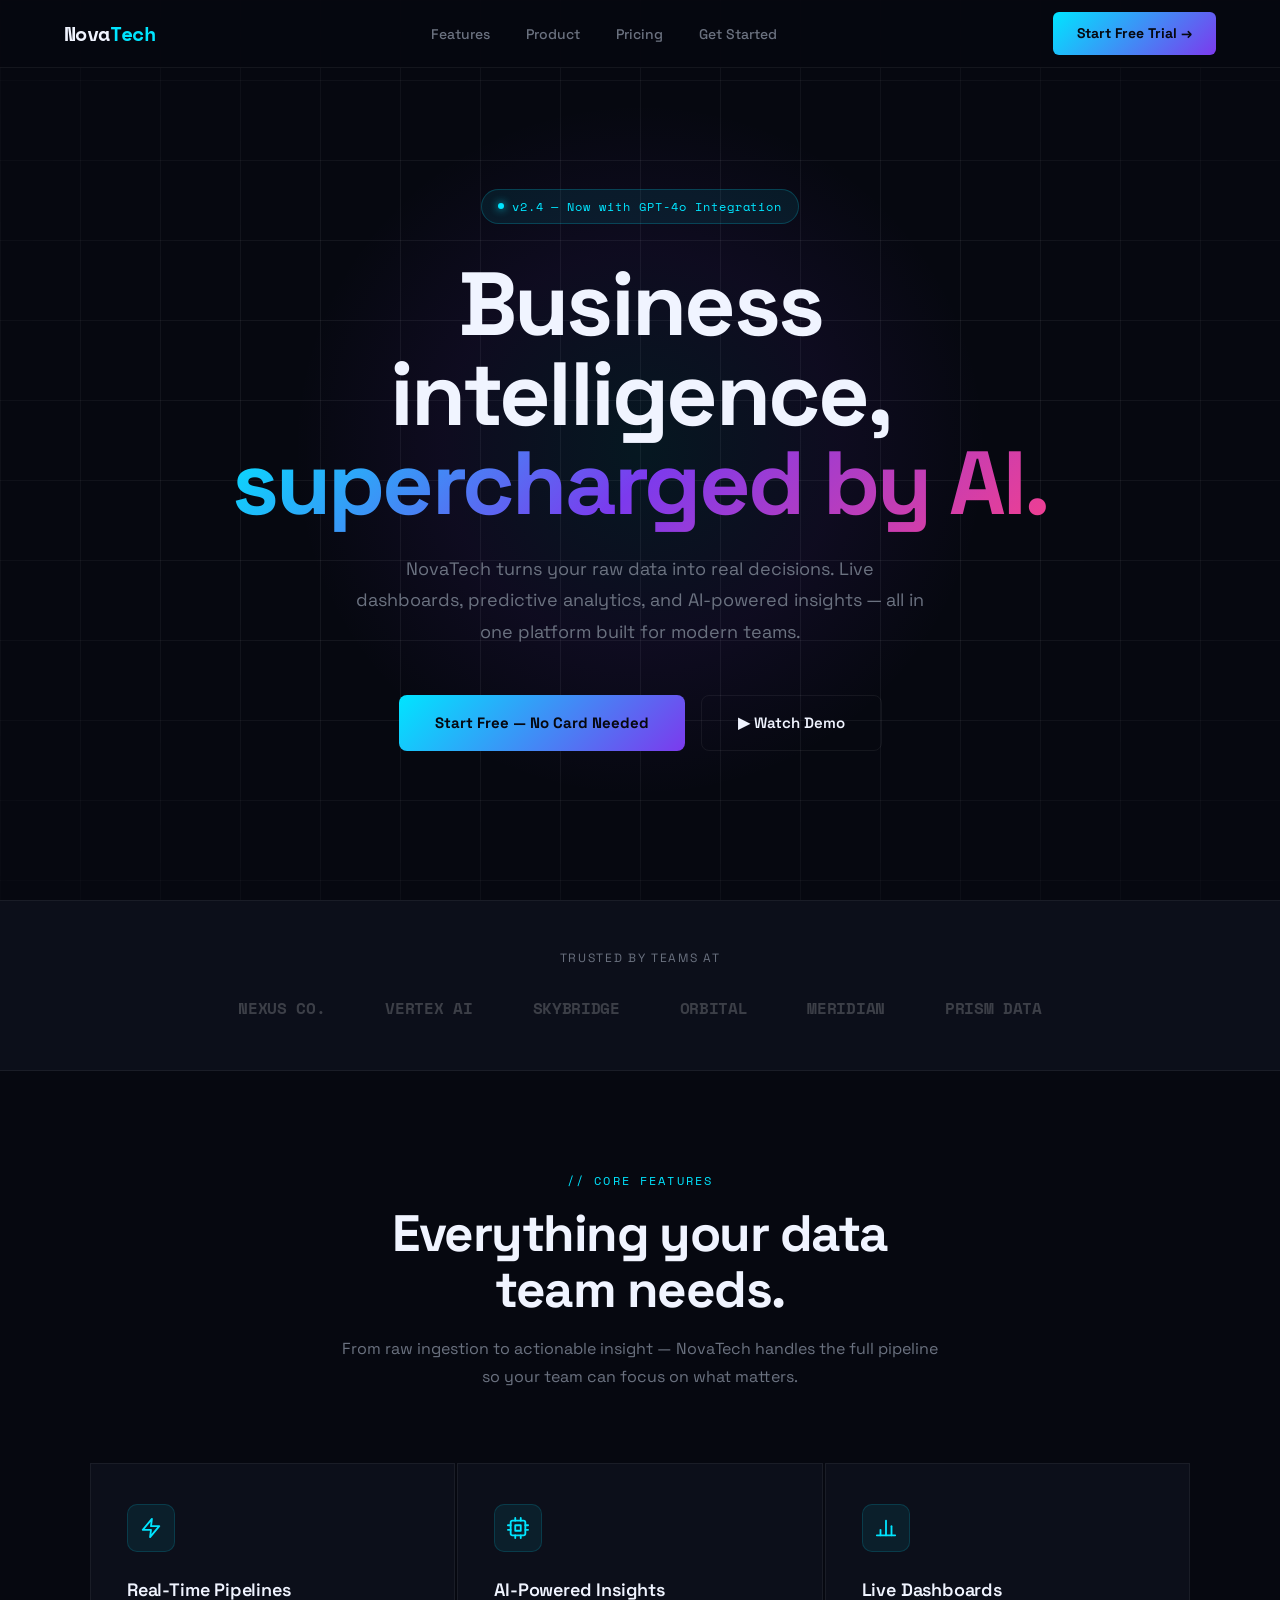
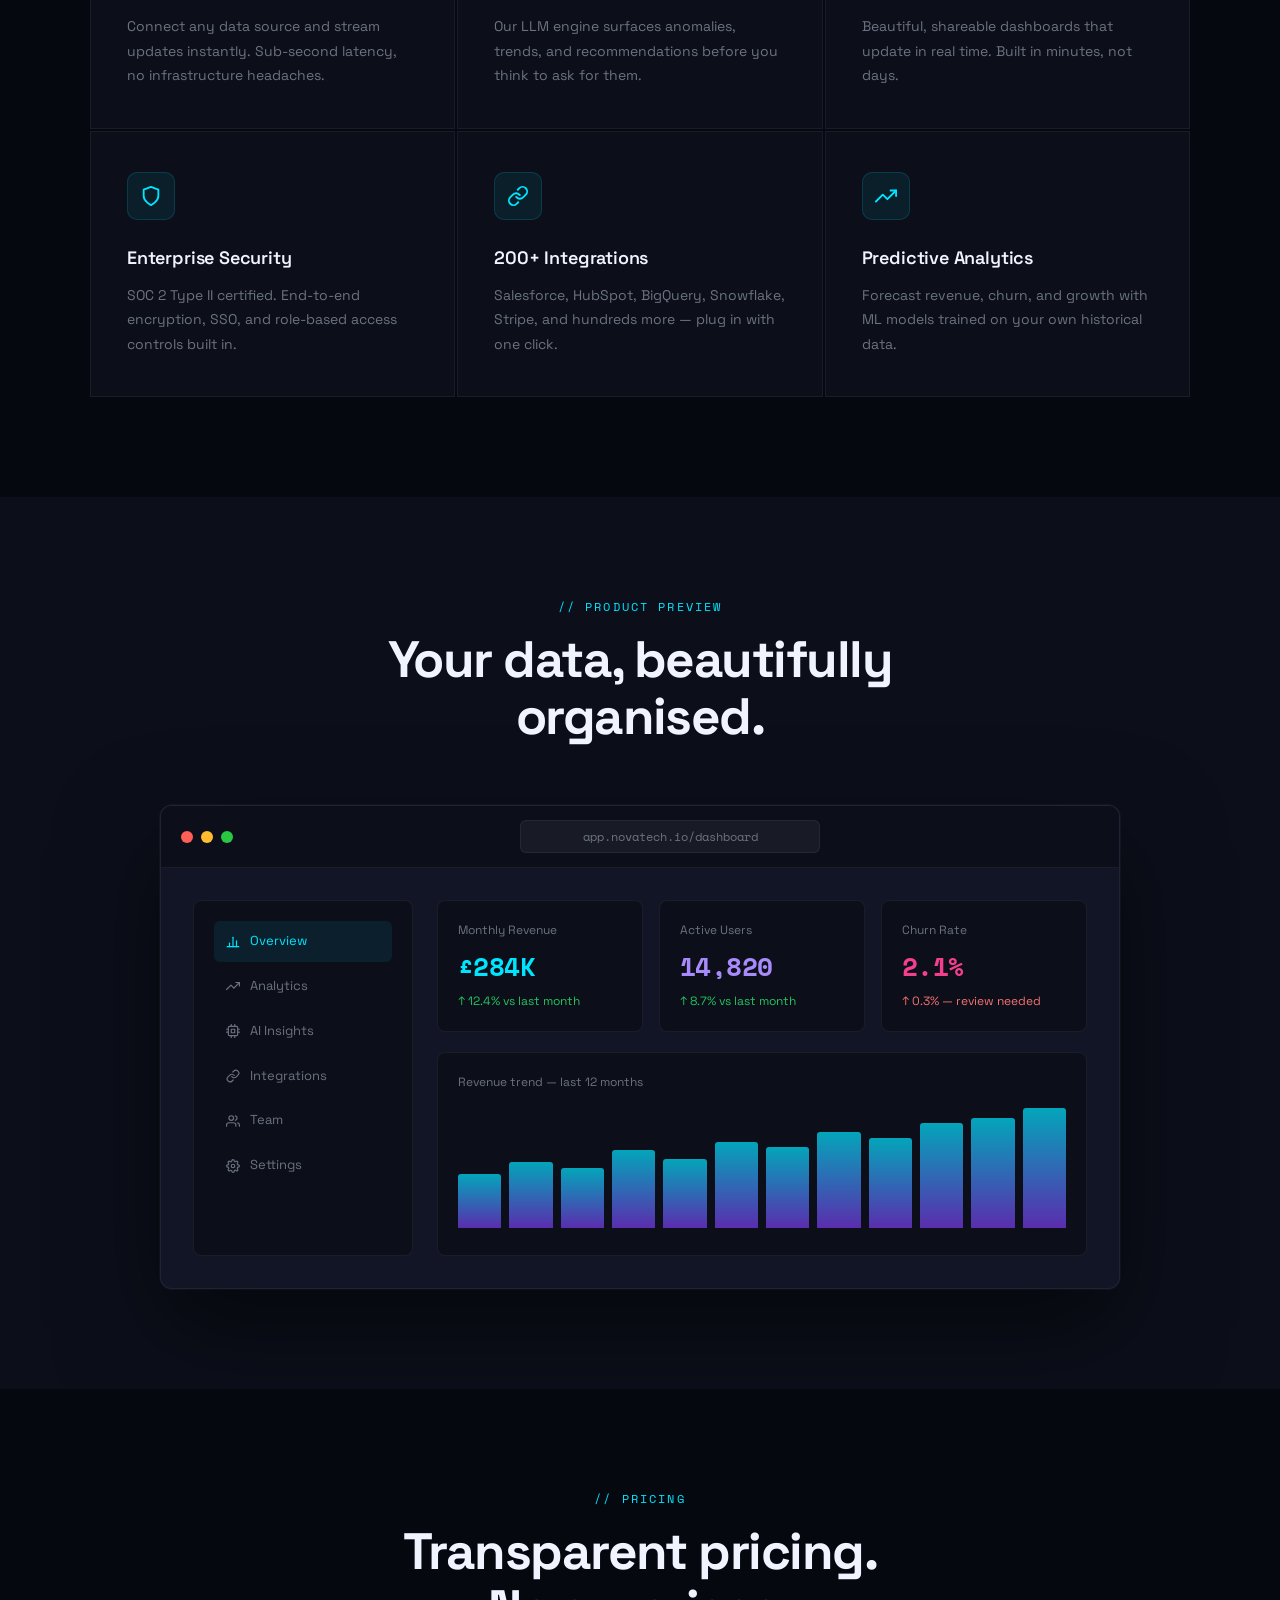
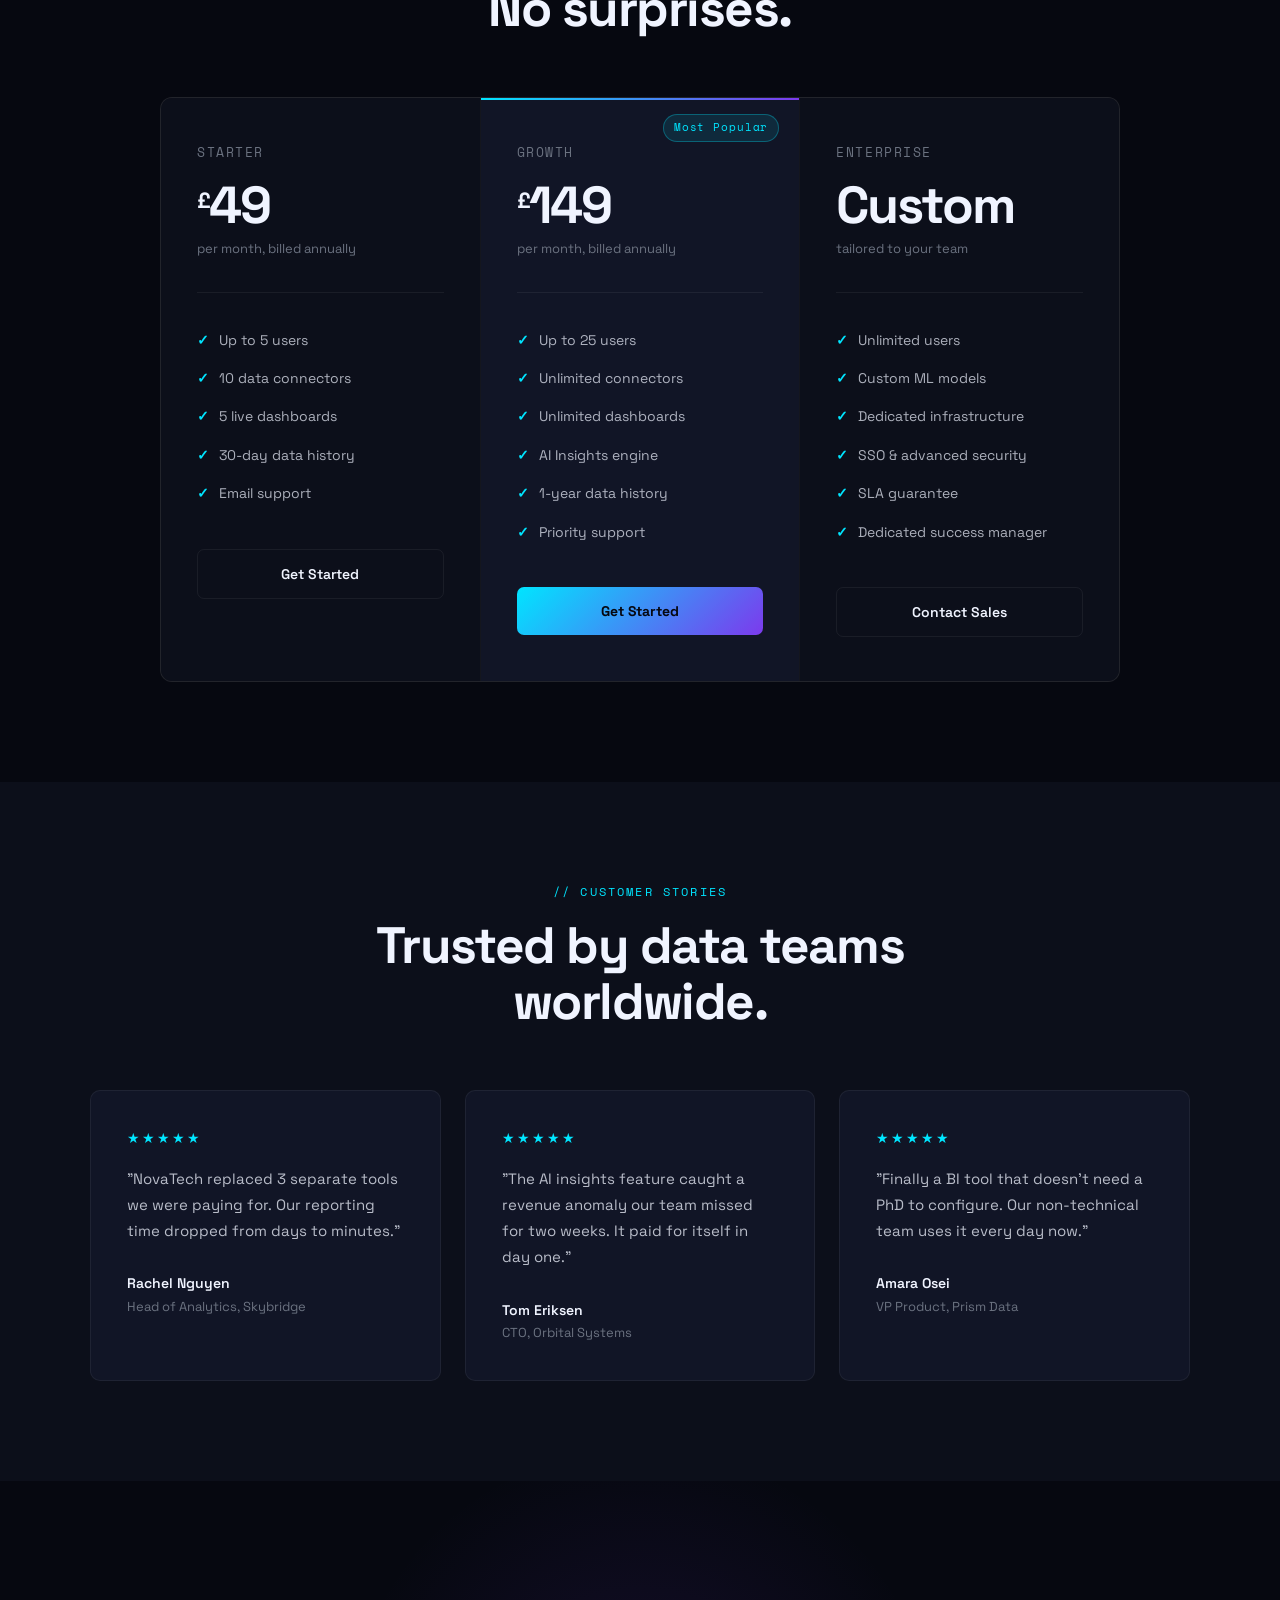
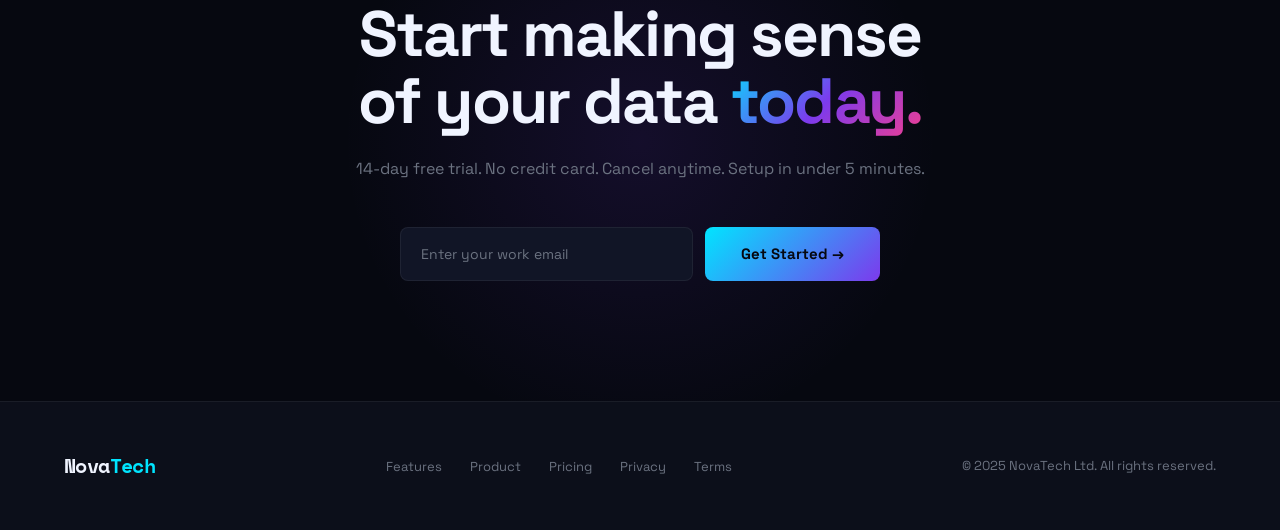
<file: demos/demo3.html>
<!DOCTYPE html>
<html lang="en">
<head>
  <meta charset="UTF-8" />
  <meta name="viewport" content="width=device-width, initial-scale=1.0" />
  <title>NovaTech — AI-Powered Business Intelligence</title>
  <link href="https://fonts.googleapis.com/css2?family=Space+Grotesk:wght@300;400;500;600;700&family=Space+Mono:wght@400;700&display=swap" rel="stylesheet" />
  <style>
    *, *::before, *::after { box-sizing: border-box; margin: 0; padding: 0; }

    :root {
      --bg: #060810;
      --bg2: #0c0f1a;
      --bg3: #111526;
      --cyan: #00e5ff;
      --purple: #7c3aed;
      --pink: #f43f8e;
      --white: #f0f4ff;
      --muted: #6b7280;
      --border: rgba(255,255,255,0.06);
    }

    html { scroll-behavior: smooth; }

    body {
      font-family: 'Space Grotesk', sans-serif;
      background: var(--bg);
      color: var(--white);
      font-size: 16px;
      line-height: 1.6;
      overflow-x: hidden;
    }

    /* NAV */
    nav {
      position: fixed;
      top: 0; left: 0; right: 0;
      z-index: 100;
      display: flex;
      align-items: center;
      justify-content: space-between;
      padding: 0 64px;
      height: 68px;
      background: rgba(6,8,16,0.85);
      backdrop-filter: blur(20px);
      border-bottom: 1px solid var(--border);
    }

    .logo {
      font-family: 'Space Mono', monospace;
      font-size: 20px;
      font-weight: 700;
      color: var(--white);
      text-decoration: none;
      letter-spacing: -0.03em;
    }

    .logo span { color: var(--cyan); }

    .nav-links {
      display: flex;
      gap: 36px;
      list-style: none;
    }

    .nav-links a {
      text-decoration: none;
      color: var(--muted);
      font-size: 14px;
      font-weight: 500;
      transition: color 0.2s;
    }

    .nav-links a:hover { color: var(--white); }

    .nav-cta {
      display: inline-flex;
      align-items: center;
      gap: 8px;
      text-decoration: none;
      background: linear-gradient(135deg, var(--cyan), var(--purple));
      color: var(--bg);
      font-size: 14px;
      font-weight: 700;
      padding: 10px 24px;
      border-radius: 6px;
      transition: opacity 0.2s, transform 0.15s;
    }

    .nav-cta:hover { opacity: 0.9; transform: translateY(-1px); }

    /* HERO */
    .hero {
      min-height: 100vh;
      display: flex;
      flex-direction: column;
      align-items: center;
      justify-content: center;
      text-align: center;
      padding: 120px 60px 80px;
      position: relative;
      overflow: hidden;
    }

    .hero::before {
      content: '';
      position: absolute;
      inset: 0;
      background-image:
        linear-gradient(var(--border) 1px, transparent 1px),
        linear-gradient(90deg, var(--border) 1px, transparent 1px);
      background-size: 80px 80px;
      mask-image: radial-gradient(ellipse 80% 80% at 50% 50%, black 40%, transparent 100%);
    }

    .hero-glow {
      position: absolute;
      width: 700px;
      height: 700px;
      border-radius: 50%;
      top: 50%;
      left: 50%;
      transform: translate(-50%, -50%);
      background: radial-gradient(circle, rgba(0,229,255,0.07) 0%, rgba(124,58,237,0.07) 40%, transparent 70%);
      pointer-events: none;
    }

    .hero-content { position: relative; max-width: 860px; }

    .hero-chip {
      display: inline-flex;
      align-items: center;
      gap: 8px;
      background: rgba(0,229,255,0.08);
      border: 1px solid rgba(0,229,255,0.2);
      color: var(--cyan);
      font-family: 'Space Mono', monospace;
      font-size: 12px;
      padding: 7px 16px;
      border-radius: 100px;
      margin-bottom: 36px;
      letter-spacing: 0.08em;
    }

    .hero-chip::before {
      content: '';
      width: 6px;
      height: 6px;
      border-radius: 50%;
      background: var(--cyan);
      box-shadow: 0 0 8px var(--cyan);
      animation: pulse 2s infinite;
    }

    @keyframes pulse {
      0%, 100% { opacity: 1; box-shadow: 0 0 8px var(--cyan); }
      50% { opacity: 0.5; box-shadow: 0 0 2px var(--cyan); }
    }

    h1 {
      font-size: clamp(48px, 7vw, 96px);
      font-weight: 700;
      line-height: 1.0;
      letter-spacing: -0.03em;
      margin-bottom: 24px;
    }

    .gradient-text {
      background: linear-gradient(135deg, var(--cyan) 0%, var(--purple) 50%, var(--pink) 100%);
      -webkit-background-clip: text;
      -webkit-text-fill-color: transparent;
      background-clip: text;
    }

    .hero-sub {
      font-size: 18px;
      color: var(--muted);
      max-width: 580px;
      margin: 0 auto 48px;
      line-height: 1.75;
    }

    .hero-cta-row {
      display: flex;
      gap: 16px;
      justify-content: center;
      flex-wrap: wrap;
    }

    .btn-primary {
      display: inline-flex;
      align-items: center;
      gap: 8px;
      text-decoration: none;
      background: linear-gradient(135deg, var(--cyan), var(--purple));
      color: var(--bg);
      font-size: 15px;
      font-weight: 700;
      padding: 15px 36px;
      border-radius: 8px;
      transition: opacity 0.2s, transform 0.15s;
    }

    .btn-primary:hover { opacity: 0.88; transform: translateY(-2px); }

    .btn-secondary {
      display: inline-flex;
      align-items: center;
      gap: 8px;
      text-decoration: none;
      background: transparent;
      border: 1px solid var(--border);
      color: var(--white);
      font-size: 15px;
      font-weight: 600;
      padding: 15px 36px;
      border-radius: 8px;
      transition: border-color 0.2s, background 0.2s;
    }

    .btn-secondary:hover { border-color: var(--cyan); background: rgba(0,229,255,0.04); }

    /* LOGOS */
    .logos {
      padding: 48px 60px;
      border-top: 1px solid var(--border);
      border-bottom: 1px solid var(--border);
      background: var(--bg2);
    }

    .logos-label {
      text-align: center;
      font-size: 12px;
      letter-spacing: 0.14em;
      text-transform: uppercase;
      color: var(--muted);
      margin-bottom: 28px;
    }

    .logos-grid {
      display: flex;
      justify-content: center;
      align-items: center;
      gap: 60px;
      flex-wrap: wrap;
    }

    .logo-pill {
      font-family: 'Space Mono', monospace;
      font-size: 16px;
      font-weight: 700;
      color: rgba(255,255,255,0.2);
      letter-spacing: -0.02em;
      transition: color 0.2s;
    }

    .logo-pill:hover { color: rgba(255,255,255,0.5); }

    /* FEATURES */
    .features {
      padding: 100px 60px;
      background: var(--bg);
    }

    .features-header {
      text-align: center;
      max-width: 600px;
      margin: 0 auto 72px;
    }

    .section-label {
      font-family: 'Space Mono', monospace;
      font-size: 12px;
      letter-spacing: 0.18em;
      text-transform: uppercase;
      color: var(--cyan);
      margin-bottom: 16px;
    }

    .section-title {
      font-size: clamp(32px, 4vw, 52px);
      font-weight: 700;
      letter-spacing: -0.03em;
      line-height: 1.1;
    }

    .section-sub {
      font-size: 16px;
      color: var(--muted);
      margin-top: 16px;
      line-height: 1.75;
    }

    .features-grid {
      display: grid;
      grid-template-columns: repeat(3, 1fr);
      gap: 2px;
      max-width: 1100px;
      margin: 0 auto;
    }

    .feature-card {
      background: var(--bg2);
      padding: 40px 36px;
      border: 1px solid var(--border);
      transition: background 0.3s, border-color 0.3s;
      position: relative;
      overflow: hidden;
    }

    .feature-card::before {
      content: '';
      position: absolute;
      top: 0; left: 0; right: 0;
      height: 2px;
      background: linear-gradient(90deg, var(--cyan), var(--purple));
      opacity: 0;
      transition: opacity 0.3s;
    }

    .feature-card:hover { background: var(--bg3); border-color: rgba(0,229,255,0.15); }
    .feature-card:hover::before { opacity: 1; }

    .feature-icon {
      width: 48px;
      height: 48px;
      border-radius: 10px;
      background: rgba(0,229,255,0.08);
      border: 1px solid rgba(0,229,255,0.15);
      display: flex;
      align-items: center;
      justify-content: center;
      color: var(--cyan);
      margin-bottom: 24px;
    }

    .feature-name {
      font-size: 18px;
      font-weight: 600;
      margin-bottom: 10px;
      letter-spacing: -0.01em;
    }

    .feature-desc {
      font-size: 14px;
      color: var(--muted);
      line-height: 1.75;
    }

    /* DASHBOARD PREVIEW */
    .preview-section {
      padding: 100px 60px;
      background: var(--bg2);
    }

    .preview-header {
      text-align: center;
      max-width: 600px;
      margin: 0 auto 60px;
    }

    .dashboard-mockup {
      max-width: 960px;
      margin: 0 auto;
      background: var(--bg3);
      border: 1px solid var(--border);
      border-radius: 12px;
      overflow: hidden;
      box-shadow: 0 40px 100px rgba(0,0,0,0.5), 0 0 0 1px rgba(255,255,255,0.04);
    }

    .mockup-bar {
      background: var(--bg2);
      border-bottom: 1px solid var(--border);
      padding: 14px 20px;
      display: flex;
      align-items: center;
      gap: 8px;
    }

    .mockup-dot {
      width: 12px; height: 12px;
      border-radius: 50%;
    }

    .mockup-dot:nth-child(1) { background: #ff5f57; }
    .mockup-dot:nth-child(2) { background: #febc2e; }
    .mockup-dot:nth-child(3) { background: #28c840; }

    .mockup-url {
      background: rgba(255,255,255,0.05);
      border: 1px solid var(--border);
      border-radius: 6px;
      padding: 6px 16px;
      margin: 0 auto;
      font-family: 'Space Mono', monospace;
      font-size: 12px;
      color: var(--muted);
      width: 300px;
      text-align: center;
    }

    .mockup-body {
      padding: 32px;
      display: grid;
      grid-template-columns: 220px 1fr;
      gap: 24px;
      min-height: 420px;
    }

    .mockup-sidebar {
      background: var(--bg2);
      border-radius: 8px;
      border: 1px solid var(--border);
      padding: 20px;
    }

    .sidebar-item {
      display: flex;
      align-items: center;
      gap: 10px;
      padding: 10px 12px;
      border-radius: 6px;
      font-size: 13px;
      color: var(--muted);
      margin-bottom: 4px;
      transition: background 0.2s, color 0.2s;
      cursor: pointer;
    }

    .sidebar-item.active { background: rgba(0,229,255,0.08); color: var(--cyan); }
    .sidebar-item:hover:not(.active) { background: rgba(255,255,255,0.04); color: var(--white); }

    .mockup-main { display: flex; flex-direction: column; gap: 20px; }

    .metric-row { display: grid; grid-template-columns: repeat(3, 1fr); gap: 16px; }

    .metric-card {
      background: var(--bg2);
      border: 1px solid var(--border);
      border-radius: 8px;
      padding: 20px;
    }

    .metric-label { font-size: 12px; color: var(--muted); margin-bottom: 6px; }

    .metric-value {
      font-family: 'Space Mono', monospace;
      font-size: 26px;
      font-weight: 700;
      letter-spacing: -0.02em;
    }

    .metric-value.cyan { color: var(--cyan); }
    .metric-value.purple { color: #a78bfa; }
    .metric-value.pink { color: var(--pink); }

    .metric-change { font-size: 12px; color: #22c55e; margin-top: 4px; }

    .chart-area {
      background: var(--bg2);
      border: 1px solid var(--border);
      border-radius: 8px;
      padding: 20px;
      flex: 1;
    }

    .chart-label { font-size: 12px; color: var(--muted); margin-bottom: 16px; }

    .chart-bars {
      display: flex;
      align-items: flex-end;
      gap: 8px;
      height: 120px;
    }

    .chart-bar {
      flex: 1;
      border-radius: 3px 3px 0 0;
      background: linear-gradient(to top, var(--purple), var(--cyan));
      opacity: 0.7;
      transition: opacity 0.2s;
    }

    .chart-bar:hover { opacity: 1; }

    /* PRICING */
    .pricing {
      padding: 100px 60px;
      background: var(--bg);
    }

    .pricing-header {
      text-align: center;
      max-width: 580px;
      margin: 0 auto 60px;
    }

    .pricing-grid {
      display: grid;
      grid-template-columns: repeat(3, 1fr);
      gap: 1px;
      max-width: 960px;
      margin: 0 auto;
      background: var(--border);
      border: 1px solid var(--border);
      border-radius: 12px;
      overflow: hidden;
    }

    .pricing-card {
      background: var(--bg2);
      padding: 44px 36px;
      position: relative;
    }

    .pricing-card.featured { background: var(--bg3); }

    .pricing-card.featured::before {
      content: '';
      position: absolute;
      top: 0; left: 0; right: 0;
      height: 2px;
      background: linear-gradient(90deg, var(--cyan), var(--purple));
    }

    .featured-label {
      position: absolute;
      top: 16px;
      right: 20px;
      background: rgba(0,229,255,0.1);
      border: 1px solid rgba(0,229,255,0.3);
      color: var(--cyan);
      font-family: 'Space Mono', monospace;
      font-size: 11px;
      padding: 4px 10px;
      border-radius: 100px;
      letter-spacing: 0.08em;
    }

    .plan-name {
      font-family: 'Space Mono', monospace;
      font-size: 13px;
      color: var(--muted);
      letter-spacing: 0.12em;
      text-transform: uppercase;
      margin-bottom: 16px;
    }

    .plan-price {
      font-size: 52px;
      font-weight: 700;
      letter-spacing: -0.04em;
      line-height: 1;
      margin-bottom: 8px;
    }

    .plan-price sup { font-size: 22px; vertical-align: top; margin-top: 10px; display: inline-block; }

    .plan-period { font-size: 13px; color: var(--muted); margin-bottom: 32px; }

    .plan-divider {
      height: 1px;
      background: var(--border);
      margin-bottom: 28px;
    }

    .plan-features { list-style: none; margin-bottom: 36px; }

    .plan-features li {
      font-size: 14px;
      color: rgba(240,244,255,0.7);
      padding: 8px 0;
      display: flex;
      align-items: center;
      gap: 10px;
    }

    .plan-features li::before {
      content: '✓';
      color: var(--cyan);
      font-weight: 700;
      flex-shrink: 0;
    }

    .btn-plan-primary {
      display: block;
      text-decoration: none;
      background: linear-gradient(135deg, var(--cyan), var(--purple));
      color: var(--bg);
      font-size: 14px;
      font-weight: 700;
      text-align: center;
      padding: 13px;
      border-radius: 7px;
      transition: opacity 0.2s;
    }

    .btn-plan-primary:hover { opacity: 0.88; }

    .btn-plan-ghost {
      display: block;
      text-decoration: none;
      border: 1px solid var(--border);
      color: var(--white);
      font-size: 14px;
      font-weight: 600;
      text-align: center;
      padding: 13px;
      border-radius: 7px;
      transition: border-color 0.2s, background 0.2s;
    }

    .btn-plan-ghost:hover { border-color: var(--cyan); background: rgba(0,229,255,0.04); }

    /* TESTIMONIALS */
    .testimonials {
      padding: 100px 60px;
      background: var(--bg2);
    }

    .testimonials-header { text-align: center; margin-bottom: 60px; }

    .testimonials-grid {
      display: grid;
      grid-template-columns: repeat(3, 1fr);
      gap: 24px;
      max-width: 1100px;
      margin: 0 auto;
    }

    .tcard {
      background: var(--bg3);
      border: 1px solid var(--border);
      border-radius: 10px;
      padding: 36px;
      transition: border-color 0.3s;
    }

    .tcard:hover { border-color: rgba(0,229,255,0.2); }

    .tcard-stars { color: var(--cyan); font-size: 14px; margin-bottom: 16px; letter-spacing: 2px; }

    .tcard-quote {
      font-size: 15px;
      color: rgba(240,244,255,0.75);
      line-height: 1.75;
      margin-bottom: 28px;
    }

    .tcard-author-name { font-size: 14px; font-weight: 600; }
    .tcard-author-role { font-size: 13px; color: var(--muted); margin-top: 2px; }

    /* CTA */
    .cta-section {
      padding: 120px 60px;
      background: var(--bg);
      text-align: center;
      position: relative;
      overflow: hidden;
    }

    .cta-section::before {
      content: '';
      position: absolute;
      width: 600px;
      height: 600px;
      border-radius: 50%;
      top: 50%;
      left: 50%;
      transform: translate(-50%, -50%);
      background: radial-gradient(circle, rgba(124,58,237,0.12) 0%, transparent 70%);
      pointer-events: none;
    }

    .cta-content { position: relative; max-width: 680px; margin: 0 auto; }

    .cta-title {
      font-size: clamp(36px, 5vw, 64px);
      font-weight: 700;
      letter-spacing: -0.03em;
      line-height: 1.05;
      margin-bottom: 20px;
    }

    .cta-sub { font-size: 16px; color: var(--muted); margin-bottom: 44px; line-height: 1.75; }

    .cta-form {
      display: flex;
      gap: 12px;
      max-width: 480px;
      margin: 0 auto;
    }

    .cta-form input {
      flex: 1;
      background: var(--bg3);
      border: 1px solid var(--border);
      color: var(--white);
      font-family: 'Space Grotesk', sans-serif;
      font-size: 14px;
      padding: 14px 20px;
      border-radius: 8px;
      outline: none;
      transition: border-color 0.2s;
    }

    .cta-form input:focus { border-color: var(--cyan); }
    .cta-form input::placeholder { color: var(--muted); }

    /* FOOTER */
    footer {
      background: var(--bg2);
      border-top: 1px solid var(--border);
      padding: 48px 64px;
      display: flex;
      align-items: center;
      justify-content: space-between;
      flex-wrap: wrap;
      gap: 20px;
    }

    .footer-nav {
      display: flex;
      gap: 28px;
      list-style: none;
    }

    .footer-nav a {
      text-decoration: none;
      color: var(--muted);
      font-size: 13px;
      transition: color 0.2s;
    }

    .footer-nav a:hover { color: var(--cyan); }

    .footer-copy { font-size: 13px; color: var(--muted); }

    /* ── mobile responsive ── */
    img { max-width: 100%; }

    @media (max-width: 900px) {
      body { overflow-x: hidden; }
      nav { padding: 0 32px; }
      .hero { padding: 100px 32px 72px; }
      .logos { padding: 40px 32px; }
      .logos-grid { gap: 28px; }
      .features { padding: 72px 32px; }
      .features-grid { grid-template-columns: 1fr; }
      .preview-section { padding: 72px 32px; }
      .mockup-body { grid-template-columns: 1fr; min-height: auto; }
      .mockup-sidebar { display: none; }
      .metric-row { grid-template-columns: 1fr; }
      .pricing { padding: 72px 32px; }
      .pricing-grid { grid-template-columns: 1fr; border-radius: 8px; }
      .testimonials { padding: 72px 32px; }
      .testimonials-grid { grid-template-columns: 1fr; }
      .cta-section { padding: 80px 32px; }
      footer { padding: 40px 32px; }
    }

    @media (max-width: 600px) {
      body { font-size: 14px; }
      nav { padding: 0 20px; }
      .nav-links { display: none; }
      .hero { padding: 80px 20px 56px; }
      .features { padding: 56px 20px; }
      .preview-section { padding: 56px 20px; }
      .pricing { padding: 56px 20px; }
      .testimonials { padding: 56px 20px; }
      .cta-section { padding: 56px 20px; }
      .cta-form { flex-direction: column; align-items: stretch; }
      footer { padding: 32px 20px; flex-direction: column; align-items: flex-start; }
      .footer-nav { flex-wrap: wrap; gap: 16px; }
    }
  </style>
</head>
<body>

  <!-- NAV -->
  <nav>
    <a href="#" class="logo">Nova<span>Tech</span></a>
    <ul class="nav-links">
      <li><a href="#features">Features</a></li>
      <li><a href="#preview">Product</a></li>
      <li><a href="#pricing">Pricing</a></li>
      <li><a href="#cta">Get Started</a></li>
    </ul>
    <a href="#cta" class="nav-cta">Start Free Trial →</a>
  </nav>

  <!-- HERO -->
  <section class="hero">
    <div class="hero-glow"></div>
    <div class="hero-content">
      <div class="hero-chip">v2.4 — Now with GPT-4o Integration</div>
      <h1>
        Business intelligence,<br>
        <span class="gradient-text">supercharged by AI.</span>
      </h1>
      <p class="hero-sub">
        NovaTech turns your raw data into real decisions. Live dashboards, predictive analytics, and AI-powered insights — all in one platform built for modern teams.
      </p>
      <div class="hero-cta-row">
        <a href="#cta" class="btn-primary">Start Free — No Card Needed</a>
        <a href="#preview" class="btn-secondary">▶ Watch Demo</a>
      </div>
    </div>
  </section>

  <!-- LOGOS -->
  <div class="logos">
    <p class="logos-label">Trusted by teams at</p>
    <div class="logos-grid">
      <span class="logo-pill">NEXUS CO.</span>
      <span class="logo-pill">VERTEX AI</span>
      <span class="logo-pill">SKYBRIDGE</span>
      <span class="logo-pill">ORBITAL</span>
      <span class="logo-pill">MERIDIAN</span>
      <span class="logo-pill">PRISM DATA</span>
    </div>
  </div>

  <!-- FEATURES -->
  <section id="features" class="features">
    <div class="features-header">
      <p class="section-label">// core features</p>
      <h2 class="section-title">Everything your data<br>team needs.</h2>
      <p class="section-sub">From raw ingestion to actionable insight — NovaTech handles the full pipeline so your team can focus on what matters.</p>
    </div>
    <div class="features-grid">
      <div class="feature-card">
        <div class="feature-icon">
          <svg xmlns="http://www.w3.org/2000/svg" width="22" height="22" viewBox="0 0 24 24" fill="none" stroke="currentColor" stroke-width="2" stroke-linecap="round" stroke-linejoin="round"><polygon points="13 2 3 14 12 14 11 22 21 10 12 10 13 2"/></svg>
        </div>
        <div class="feature-name">Real-Time Pipelines</div>
        <p class="feature-desc">Connect any data source and stream updates instantly. Sub-second latency, no infrastructure headaches.</p>
      </div>
      <div class="feature-card">
        <div class="feature-icon">
          <svg xmlns="http://www.w3.org/2000/svg" width="22" height="22" viewBox="0 0 24 24" fill="none" stroke="currentColor" stroke-width="2" stroke-linecap="round" stroke-linejoin="round"><rect x="4" y="4" width="16" height="16" rx="2" ry="2"/><rect x="9" y="9" width="6" height="6"/><line x1="9" y1="1" x2="9" y2="4"/><line x1="15" y1="1" x2="15" y2="4"/><line x1="9" y1="20" x2="9" y2="23"/><line x1="15" y1="20" x2="15" y2="23"/><line x1="20" y1="9" x2="23" y2="9"/><line x1="20" y1="14" x2="23" y2="14"/><line x1="1" y1="9" x2="4" y2="9"/><line x1="1" y1="14" x2="4" y2="14"/></svg>
        </div>
        <div class="feature-name">AI-Powered Insights</div>
        <p class="feature-desc">Our LLM engine surfaces anomalies, trends, and recommendations before you think to ask for them.</p>
      </div>
      <div class="feature-card">
        <div class="feature-icon">
          <svg xmlns="http://www.w3.org/2000/svg" width="22" height="22" viewBox="0 0 24 24" fill="none" stroke="currentColor" stroke-width="2" stroke-linecap="round" stroke-linejoin="round"><line x1="18" y1="20" x2="18" y2="10"/><line x1="12" y1="20" x2="12" y2="4"/><line x1="6" y1="20" x2="6" y2="14"/><line x1="2" y1="20" x2="22" y2="20"/></svg>
        </div>
        <div class="feature-name">Live Dashboards</div>
        <p class="feature-desc">Beautiful, shareable dashboards that update in real time. Built in minutes, not days.</p>
      </div>
      <div class="feature-card">
        <div class="feature-icon">
          <svg xmlns="http://www.w3.org/2000/svg" width="22" height="22" viewBox="0 0 24 24" fill="none" stroke="currentColor" stroke-width="2" stroke-linecap="round" stroke-linejoin="round"><path d="M12 22s8-4 8-10V5l-8-3-8 3v7c0 6 8 10 8 10z"/></svg>
        </div>
        <div class="feature-name">Enterprise Security</div>
        <p class="feature-desc">SOC 2 Type II certified. End-to-end encryption, SSO, and role-based access controls built in.</p>
      </div>
      <div class="feature-card">
        <div class="feature-icon">
          <svg xmlns="http://www.w3.org/2000/svg" width="22" height="22" viewBox="0 0 24 24" fill="none" stroke="currentColor" stroke-width="2" stroke-linecap="round" stroke-linejoin="round"><path d="M10 13a5 5 0 0 0 7.54.54l3-3a5 5 0 0 0-7.07-7.07l-1.72 1.71"/><path d="M14 11a5 5 0 0 0-7.54-.54l-3 3a5 5 0 0 0 7.07 7.07l1.71-1.71"/></svg>
        </div>
        <div class="feature-name">200+ Integrations</div>
        <p class="feature-desc">Salesforce, HubSpot, BigQuery, Snowflake, Stripe, and hundreds more — plug in with one click.</p>
      </div>
      <div class="feature-card">
        <div class="feature-icon">
          <svg xmlns="http://www.w3.org/2000/svg" width="22" height="22" viewBox="0 0 24 24" fill="none" stroke="currentColor" stroke-width="2" stroke-linecap="round" stroke-linejoin="round"><polyline points="23 6 13.5 15.5 8.5 10.5 1 18"/><polyline points="17 6 23 6 23 12"/></svg>
        </div>
        <div class="feature-name">Predictive Analytics</div>
        <p class="feature-desc">Forecast revenue, churn, and growth with ML models trained on your own historical data.</p>
      </div>
    </div>
  </section>

  <!-- DASHBOARD PREVIEW -->
  <section id="preview" class="preview-section">
    <div class="preview-header">
      <p class="section-label">// product preview</p>
      <h2 class="section-title">Your data, beautifully<br>organised.</h2>
    </div>
    <div class="dashboard-mockup">
      <div class="mockup-bar">
        <div class="mockup-dot"></div>
        <div class="mockup-dot"></div>
        <div class="mockup-dot"></div>
        <div class="mockup-url">app.novatech.io/dashboard</div>
      </div>
      <div class="mockup-body">
        <div class="mockup-sidebar">
          <div class="sidebar-item active">
            <svg width="14" height="14" viewBox="0 0 24 24" fill="none" stroke="currentColor" stroke-width="2" stroke-linecap="round" stroke-linejoin="round"><line x1="18" y1="20" x2="18" y2="10"/><line x1="12" y1="20" x2="12" y2="4"/><line x1="6" y1="20" x2="6" y2="14"/><line x1="2" y1="20" x2="22" y2="20"/></svg>
            Overview
          </div>
          <div class="sidebar-item">
            <svg width="14" height="14" viewBox="0 0 24 24" fill="none" stroke="currentColor" stroke-width="2" stroke-linecap="round" stroke-linejoin="round"><polyline points="23 6 13.5 15.5 8.5 10.5 1 18"/><polyline points="17 6 23 6 23 12"/></svg>
            Analytics
          </div>
          <div class="sidebar-item">
            <svg width="14" height="14" viewBox="0 0 24 24" fill="none" stroke="currentColor" stroke-width="2" stroke-linecap="round" stroke-linejoin="round"><rect x="4" y="4" width="16" height="16" rx="2"/><rect x="9" y="9" width="6" height="6"/><line x1="9" y1="1" x2="9" y2="4"/><line x1="15" y1="1" x2="15" y2="4"/><line x1="9" y1="20" x2="9" y2="23"/><line x1="15" y1="20" x2="15" y2="23"/><line x1="20" y1="9" x2="23" y2="9"/><line x1="20" y1="14" x2="23" y2="14"/><line x1="1" y1="9" x2="4" y2="9"/><line x1="1" y1="14" x2="4" y2="14"/></svg>
            AI Insights
          </div>
          <div class="sidebar-item">
            <svg width="14" height="14" viewBox="0 0 24 24" fill="none" stroke="currentColor" stroke-width="2" stroke-linecap="round" stroke-linejoin="round"><path d="M10 13a5 5 0 0 0 7.54.54l3-3a5 5 0 0 0-7.07-7.07l-1.72 1.71"/><path d="M14 11a5 5 0 0 0-7.54-.54l-3 3a5 5 0 0 0 7.07 7.07l1.71-1.71"/></svg>
            Integrations
          </div>
          <div class="sidebar-item">
            <svg width="14" height="14" viewBox="0 0 24 24" fill="none" stroke="currentColor" stroke-width="2" stroke-linecap="round" stroke-linejoin="round"><path d="M17 21v-2a4 4 0 0 0-4-4H5a4 4 0 0 0-4 4v2"/><circle cx="9" cy="7" r="4"/><path d="M23 21v-2a4 4 0 0 0-3-3.87"/><path d="M16 3.13a4 4 0 0 1 0 7.75"/></svg>
            Team
          </div>
          <div class="sidebar-item">
            <svg width="14" height="14" viewBox="0 0 24 24" fill="none" stroke="currentColor" stroke-width="2" stroke-linecap="round" stroke-linejoin="round"><circle cx="12" cy="12" r="3"/><path d="M19.4 15a1.65 1.65 0 0 0 .33 1.82l.06.06a2 2 0 0 1-2.83 2.83l-.06-.06a1.65 1.65 0 0 0-1.82-.33 1.65 1.65 0 0 0-1 1.51V21a2 2 0 0 1-4 0v-.09A1.65 1.65 0 0 0 9 19.4a1.65 1.65 0 0 0-1.82.33l-.06.06a2 2 0 0 1-2.83-2.83l.06-.06A1.65 1.65 0 0 0 4.68 15a1.65 1.65 0 0 0-1.51-1H3a2 2 0 0 1 0-4h.09A1.65 1.65 0 0 0 4.6 9a1.65 1.65 0 0 0-.33-1.82l-.06-.06a2 2 0 0 1 2.83-2.83l.06.06A1.65 1.65 0 0 0 9 4.68a1.65 1.65 0 0 0 1-1.51V3a2 2 0 0 1 4 0v.09a1.65 1.65 0 0 0 1 1.51 1.65 1.65 0 0 0 1.82-.33l.06-.06a2 2 0 0 1 2.83 2.83l-.06.06A1.65 1.65 0 0 0 19.4 9a1.65 1.65 0 0 0 1.51 1H21a2 2 0 0 1 0 4h-.09a1.65 1.65 0 0 0-1.51 1z"/></svg>
            Settings
          </div>
        </div>
        <div class="mockup-main">
          <div class="metric-row">
            <div class="metric-card">
              <div class="metric-label">Monthly Revenue</div>
              <div class="metric-value cyan">£284K</div>
              <div class="metric-change">↑ 12.4% vs last month</div>
            </div>
            <div class="metric-card">
              <div class="metric-label">Active Users</div>
              <div class="metric-value purple">14,820</div>
              <div class="metric-change">↑ 8.7% vs last month</div>
            </div>
            <div class="metric-card">
              <div class="metric-label">Churn Rate</div>
              <div class="metric-value pink">2.1%</div>
              <div class="metric-change" style="color:#f87171">↑ 0.3% — review needed</div>
            </div>
          </div>
          <div class="chart-area">
            <div class="chart-label">Revenue trend — last 12 months</div>
            <div class="chart-bars">
              <div class="chart-bar" style="height:45%"></div>
              <div class="chart-bar" style="height:55%"></div>
              <div class="chart-bar" style="height:50%"></div>
              <div class="chart-bar" style="height:65%"></div>
              <div class="chart-bar" style="height:58%"></div>
              <div class="chart-bar" style="height:72%"></div>
              <div class="chart-bar" style="height:68%"></div>
              <div class="chart-bar" style="height:80%"></div>
              <div class="chart-bar" style="height:75%"></div>
              <div class="chart-bar" style="height:88%"></div>
              <div class="chart-bar" style="height:92%"></div>
              <div class="chart-bar" style="height:100%"></div>
            </div>
          </div>
        </div>
      </div>
    </div>
  </section>

  <!-- PRICING -->
  <section id="pricing" class="pricing">
    <div class="pricing-header">
      <p class="section-label">// pricing</p>
      <h2 class="section-title">Transparent pricing.<br>No surprises.</h2>
    </div>
    <div class="pricing-grid">
      <div class="pricing-card">
        <div class="plan-name">Starter</div>
        <div class="plan-price"><sup>£</sup>49</div>
        <div class="plan-period">per month, billed annually</div>
        <div class="plan-divider"></div>
        <ul class="plan-features">
          <li>Up to 5 users</li>
          <li>10 data connectors</li>
          <li>5 live dashboards</li>
          <li>30-day data history</li>
          <li>Email support</li>
        </ul>
        <a href="#cta" class="btn-plan-ghost">Get Started</a>
      </div>
      <div class="pricing-card featured">
        <span class="featured-label">Most Popular</span>
        <div class="plan-name">Growth</div>
        <div class="plan-price"><sup>£</sup>149</div>
        <div class="plan-period">per month, billed annually</div>
        <div class="plan-divider"></div>
        <ul class="plan-features">
          <li>Up to 25 users</li>
          <li>Unlimited connectors</li>
          <li>Unlimited dashboards</li>
          <li>AI Insights engine</li>
          <li>1-year data history</li>
          <li>Priority support</li>
        </ul>
        <a href="#cta" class="btn-plan-primary">Get Started</a>
      </div>
      <div class="pricing-card">
        <div class="plan-name">Enterprise</div>
        <div class="plan-price">Custom</div>
        <div class="plan-period">tailored to your team</div>
        <div class="plan-divider"></div>
        <ul class="plan-features">
          <li>Unlimited users</li>
          <li>Custom ML models</li>
          <li>Dedicated infrastructure</li>
          <li>SSO & advanced security</li>
          <li>SLA guarantee</li>
          <li>Dedicated success manager</li>
        </ul>
        <a href="#cta" class="btn-plan-ghost">Contact Sales</a>
      </div>
    </div>
  </section>

  <!-- TESTIMONIALS -->
  <section class="testimonials">
    <div class="testimonials-header">
      <p class="section-label">// customer stories</p>
      <h2 class="section-title">Trusted by data teams<br>worldwide.</h2>
    </div>
    <div class="testimonials-grid">
      <div class="tcard">
        <div class="tcard-stars">★★★★★</div>
        <p class="tcard-quote">"NovaTech replaced 3 separate tools we were paying for. Our reporting time dropped from days to minutes."</p>
        <div class="tcard-author-name">Rachel Nguyen</div>
        <div class="tcard-author-role">Head of Analytics, Skybridge</div>
      </div>
      <div class="tcard">
        <div class="tcard-stars">★★★★★</div>
        <p class="tcard-quote">"The AI insights feature caught a revenue anomaly our team missed for two weeks. It paid for itself in day one."</p>
        <div class="tcard-author-name">Tom Eriksen</div>
        <div class="tcard-author-role">CTO, Orbital Systems</div>
      </div>
      <div class="tcard">
        <div class="tcard-stars">★★★★★</div>
        <p class="tcard-quote">"Finally a BI tool that doesn't need a PhD to configure. Our non-technical team uses it every day now."</p>
        <div class="tcard-author-name">Amara Osei</div>
        <div class="tcard-author-role">VP Product, Prism Data</div>
      </div>
    </div>
  </section>

  <!-- CTA -->
  <section id="cta" class="cta-section">
    <div class="cta-content">
      <h2 class="cta-title">Start making sense<br>of your data <span class="gradient-text">today.</span></h2>
      <p class="cta-sub">14-day free trial. No credit card. Cancel anytime. Setup in under 5 minutes.</p>
      <div class="cta-form">
        <input type="email" placeholder="Enter your work email" />
        <a href="#" class="btn-primary" style="white-space:nowrap">Get Started →</a>
      </div>
    </div>
  </section>

  <!-- FOOTER -->
  <footer>
    <a href="#" class="logo">Nova<span>Tech</span></a>
    <ul class="footer-nav">
      <li><a href="#features">Features</a></li>
      <li><a href="#preview">Product</a></li>
      <li><a href="#pricing">Pricing</a></li>
      <li><a href="#">Privacy</a></li>
      <li><a href="#">Terms</a></li>
    </ul>
    <p class="footer-copy">© 2025 NovaTech Ltd. All rights reserved.</p>
  </footer>

</body>
</html>
</file>
